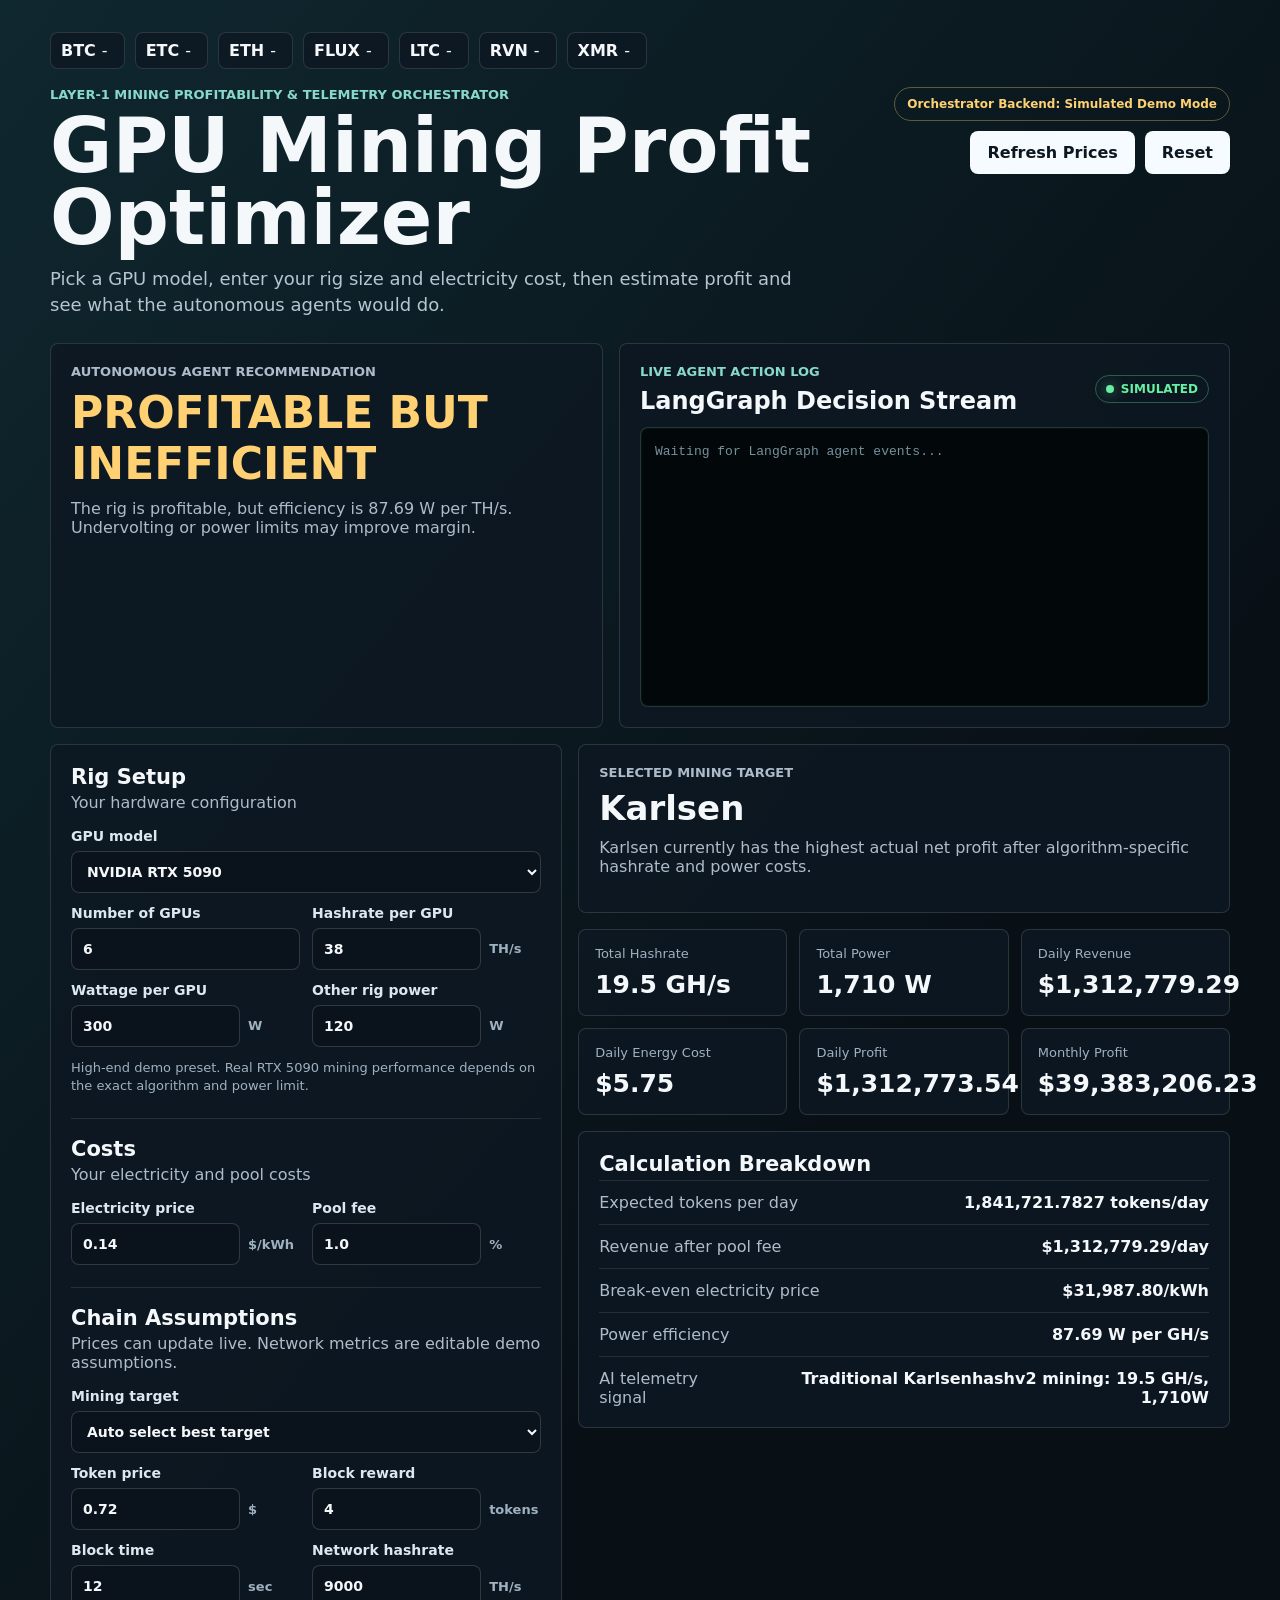
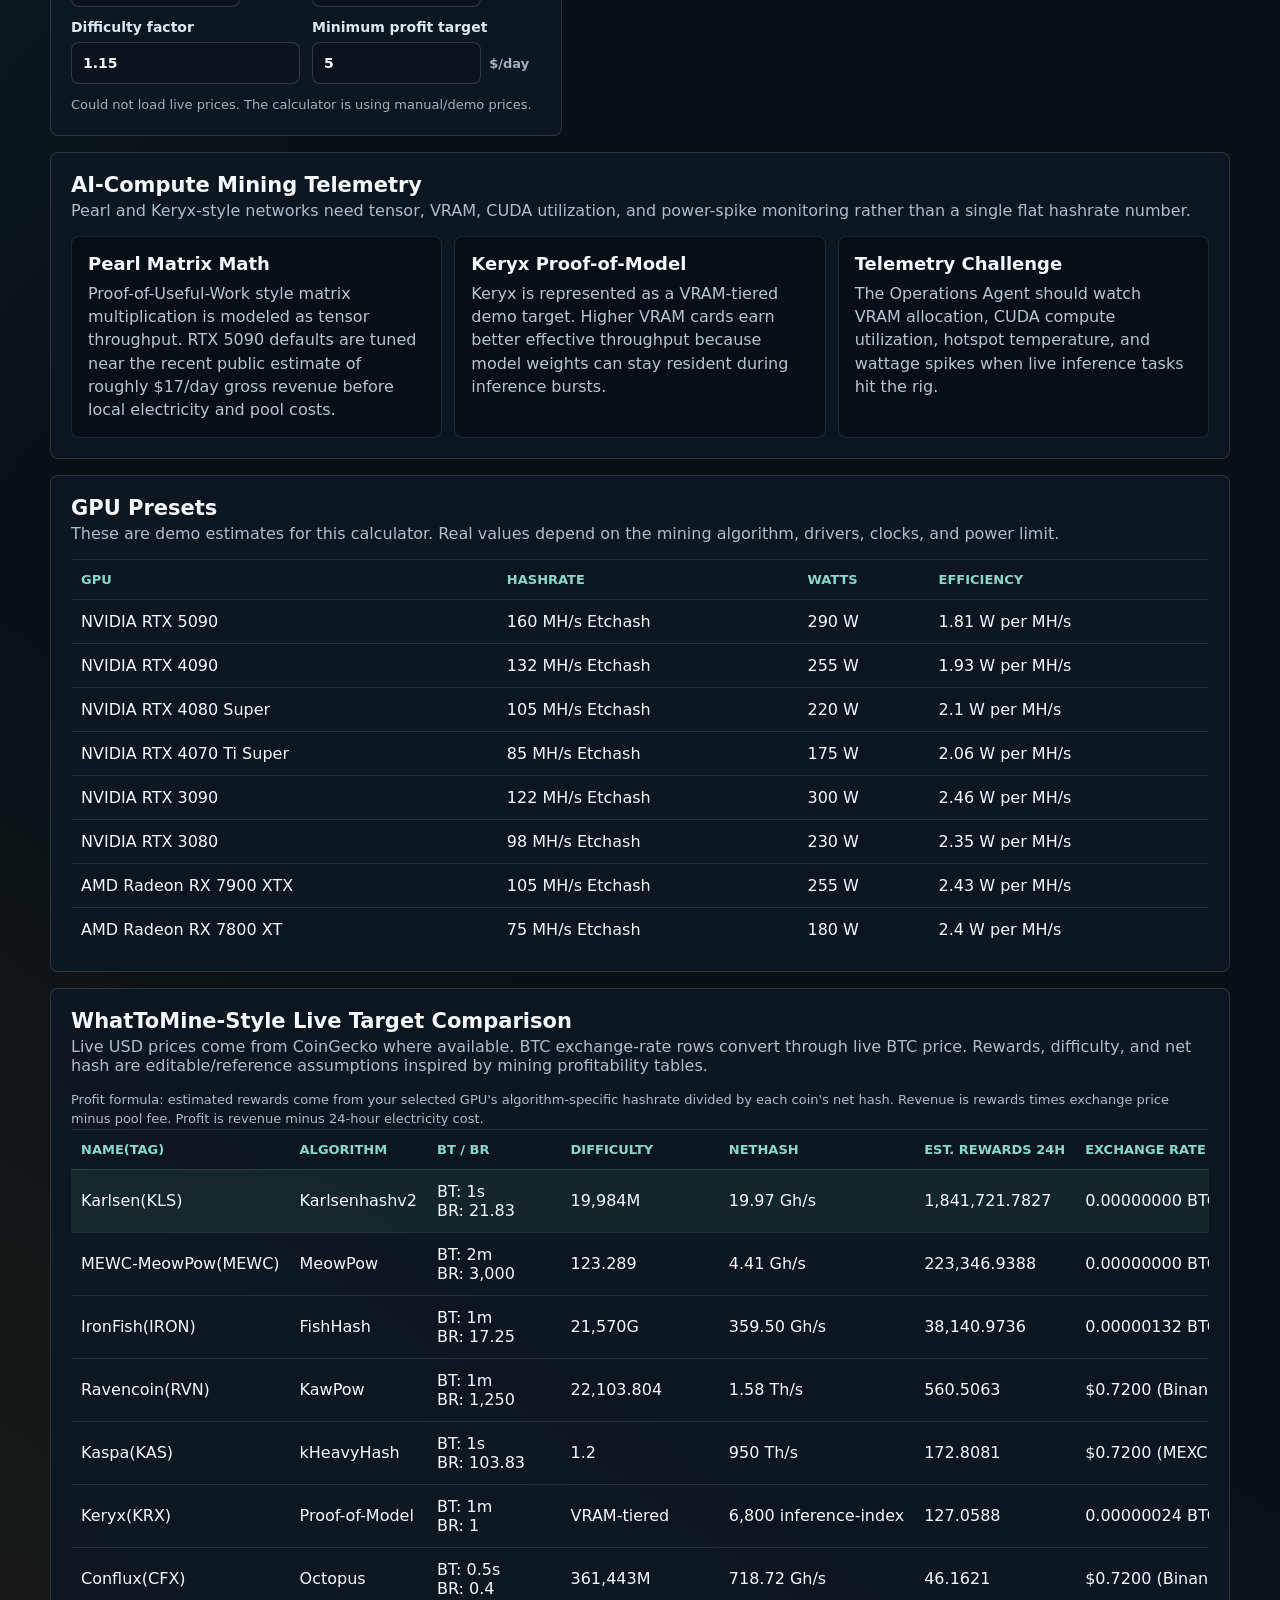
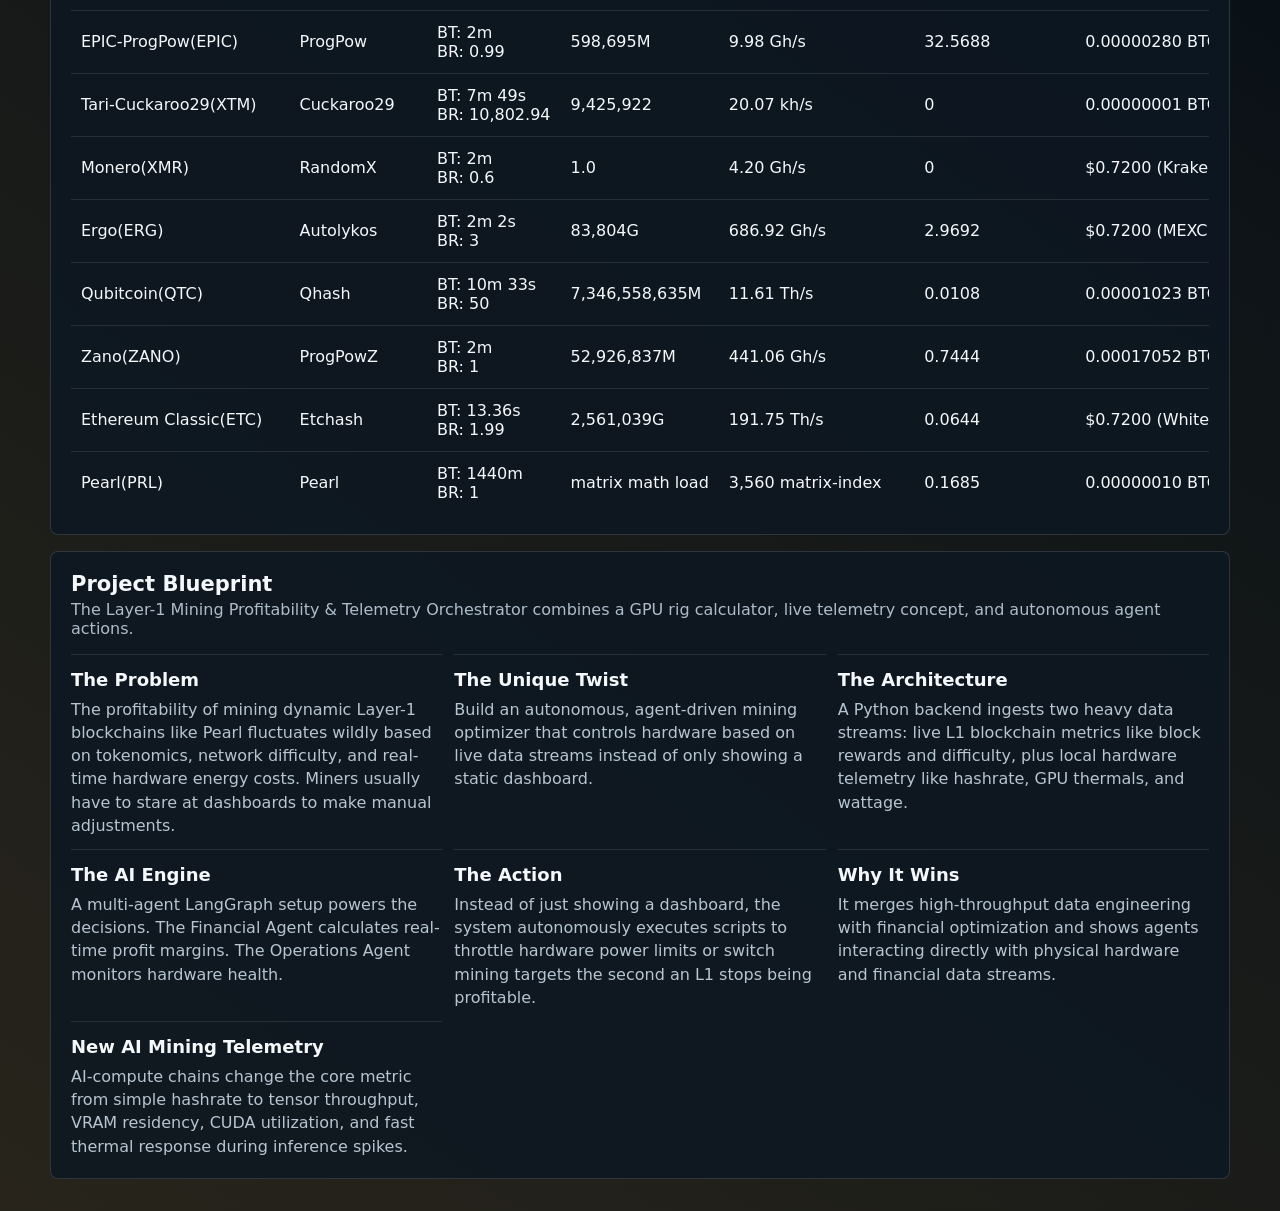
<file: docs/index.html>
<!doctype html>
<html lang="en">
  <head>
    <meta charset="utf-8" />
    <meta name="viewport" content="width=device-width, initial-scale=1" />
    <title>L1 Mining Profitability Orchestrator</title>
    <link rel="stylesheet" href="styles.css" />
  </head>
  <body>
    <main class="shell">
      <section class="ticker" id="tickerBar" aria-label="Live crypto prices">
        <span>Loading live prices...</span>
      </section>

      <header class="topbar">
        <div>
          <p class="eyebrow">Layer-1 Mining Profitability & Telemetry Orchestrator</p>
          <h1>GPU Mining Profit Optimizer</h1>
          <p class="intro">Pick a GPU model, enter your rig size and electricity cost, then estimate profit and see what the autonomous agents would do.</p>
        </div>
        <div class="header-actions">
          <span class="backend-badge">Orchestrator Backend: Simulated Demo Mode</span>
          <button id="refreshPricesButton" type="button">Refresh Prices</button>
          <button id="resetButton" type="button">Reset</button>
        </div>
      </header>

      <section class="agent-top-grid">
        <div class="panel decision">
          <p class="label">Autonomous Agent Recommendation</p>
          <h2 id="agentAction">Calculating...</h2>
          <p id="agentReason">Waiting for your rig values.</p>
        </div>

        <section class="panel agent-console-panel top-console">
          <div class="console-header">
            <div>
              <p class="label">Live Agent Action Log</p>
              <h2>LangGraph Decision Stream</h2>
            </div>
            <span class="console-status"><span class="live-cursor"></span>SIMULATED</span>
          </div>
          <div class="agent-console" id="agentConsole" role="log" aria-live="polite">
            <p class="console-line muted">Waiting for LangGraph agent events...</p>
          </div>
        </section>
      </section>

      <section class="workspace">
        <form class="panel form-panel" id="rigForm">
          <div class="section-title">
            <h2>Rig Setup</h2>
            <p>Your hardware configuration</p>
          </div>

          <div class="grid two">
            <label class="wide">
              GPU model
              <select id="gpuModel">
                <option value="rtx5090">NVIDIA RTX 5090</option>
                <option value="rtx4090">NVIDIA RTX 4090</option>
                <option value="rtx4080super">NVIDIA RTX 4080 Super</option>
                <option value="rtx4070tisuper">NVIDIA RTX 4070 Ti Super</option>
                <option value="rtx3090">NVIDIA RTX 3090</option>
                <option value="rtx3080">NVIDIA RTX 3080</option>
                <option value="rx7900xtx">AMD Radeon RX 7900 XTX</option>
                <option value="rx7800xt">AMD Radeon RX 7800 XT</option>
                <option value="custom">Custom GPU</option>
              </select>
            </label>
            <label>
              Number of GPUs
              <input id="gpuCount" type="number" min="1" step="1" value="6" />
            </label>
            <label>
              Hashrate per GPU
              <div class="input-row">
                <input id="hashratePerGpu" type="number" min="0" step="0.1" value="38" />
                <span>TH/s</span>
              </div>
            </label>
            <label>
              Wattage per GPU
              <div class="input-row">
                <input id="wattsPerGpu" type="number" min="0" step="1" value="300" />
                <span>W</span>
              </div>
            </label>
            <label>
              Other rig power
              <div class="input-row">
                <input id="baseWatts" type="number" min="0" step="1" value="120" />
                <span>W</span>
              </div>
            </label>
          </div>
          <p class="note" id="gpuNote">Demo estimate for RTX 5090. Edit hashrate and wattage if your real rig is different.</p>

          <div class="section-title">
            <h2>Costs</h2>
            <p>Your electricity and pool costs</p>
          </div>

          <div class="grid two">
            <label>
              Electricity price
              <div class="input-row">
                <input id="electricityCost" type="number" min="0" step="0.001" value="0.14" />
                <span>$/kWh</span>
              </div>
            </label>
            <label>
              Pool fee
              <div class="input-row">
                <input id="poolFee" type="number" min="0" max="100" step="0.1" value="1.0" />
                <span>%</span>
              </div>
            </label>
          </div>

          <div class="section-title">
            <h2>Chain Assumptions</h2>
            <p>Prices can update live. Network metrics are editable demo assumptions.</p>
          </div>

          <div class="grid two">
            <label class="wide">
              Mining target
              <select id="miningTarget">
                <option value="auto">Auto select best target</option>
                <option value="keryx">Keryx</option>
                <option value="pearl">Pearl</option>
                <option value="qubitcoin">Qubitcoin</option>
                <option value="zano">Zano</option>
                <option value="tariCuckaroo">Tari-Cuckaroo29</option>
                <option value="epicProgpow">EPIC-ProgPow</option>
                <option value="mewc">MEWC-MeowPow</option>
                <option value="karlsen">Karlsen</option>
                <option value="kaspa">Kaspa</option>
                <option value="ravencoin">Ravencoin</option>
                <option value="ergo">Ergo</option>
                <option value="conflux">Conflux</option>
                <option value="ironfish">IronFish</option>
                <option value="monero">Monero</option>
                <option value="ethereumClassic">Ethereum Classic</option>
                <option value="custom">Custom target</option>
              </select>
            </label>
            <label>
              Token price
              <div class="input-row">
                <input id="tokenPrice" type="number" min="0" step="0.001" value="0.72" />
                <span>$</span>
              </div>
            </label>
            <label>
              Block reward
              <div class="input-row">
                <input id="blockReward" type="number" min="0" step="0.01" value="4" />
                <span>tokens</span>
              </div>
            </label>
            <label>
              Block time
              <div class="input-row">
                <input id="blockTime" type="number" min="1" step="1" value="12" />
                <span>sec</span>
              </div>
            </label>
            <label>
              Network hashrate
              <div class="input-row">
                <input id="networkHashrate" type="number" min="1" step="1" value="9000" />
                <span>TH/s</span>
              </div>
            </label>
            <label>
              Difficulty factor
              <input id="difficulty" type="number" min="0.1" step="0.01" value="1.15" />
            </label>
            <label>
              Minimum profit target
              <div class="input-row">
                <input id="minProfit" type="number" step="0.01" value="5" />
                <span>$/day</span>
              </div>
            </label>
          </div>
          <p class="note" id="priceStatus">Live prices load from CoinGecko when available. Custom/Pearl can use manual price.</p>
        </form>

        <section class="results">
          <div class="panel decision target-panel">
            <p class="label">Selected Mining Target</p>
            <h2 id="selectedTarget">Auto</h2>
            <p id="targetReason">Comparing live prices and estimated profitability.</p>
          </div>

          <div class="cards">
            <article>
              <span>Total Hashrate</span>
              <strong id="totalHashrate">0 TH/s</strong>
            </article>
            <article>
              <span>Total Power</span>
              <strong id="totalWatts">0 W</strong>
            </article>
            <article>
              <span>Daily Revenue</span>
              <strong id="dailyRevenue">$0.00</strong>
            </article>
            <article>
              <span>Daily Energy Cost</span>
              <strong id="dailyEnergy">$0.00</strong>
            </article>
            <article>
              <span>Daily Profit</span>
              <strong id="dailyProfit">$0.00</strong>
            </article>
            <article>
              <span>Monthly Profit</span>
              <strong id="monthlyProfit">$0.00</strong>
            </article>
          </div>

          <div class="panel breakdown">
            <h2>Calculation Breakdown</h2>
            <dl>
              <div>
                <dt>Expected tokens per day</dt>
                <dd id="tokensPerDay">0</dd>
              </div>
              <div>
                <dt>Revenue after pool fee</dt>
                <dd id="revenueAfterFee">$0.00/day</dd>
              </div>
              <div>
                <dt>Break-even electricity price</dt>
                <dd id="breakEvenPower">$0.00/kWh</dd>
              </div>
              <div>
                <dt>Power efficiency</dt>
                <dd id="efficiency">0 W per TH/s</dd>
              </div>
              <div>
                <dt>AI telemetry signal</dt>
                <dd id="aiTelemetrySignal">Traditional hash workload</dd>
              </div>
            </dl>
          </div>
        </section>
      </section>

      <section class="panel ai-compute-panel">
        <div class="section-title">
          <h2>AI-Compute Mining Telemetry</h2>
          <p>Pearl and Keryx-style networks need tensor, VRAM, CUDA utilization, and power-spike monitoring rather than a single flat hashrate number.</p>
        </div>
        <div class="ai-grid">
          <article>
            <h3>Pearl Matrix Math</h3>
            <p>Proof-of-Useful-Work style matrix multiplication is modeled as tensor throughput. RTX 5090 defaults are tuned near the recent public estimate of roughly $17/day gross revenue before local electricity and pool costs.</p>
          </article>
          <article>
            <h3>Keryx Proof-of-Model</h3>
            <p>Keryx is represented as a VRAM-tiered demo target. Higher VRAM cards earn better effective throughput because model weights can stay resident during inference bursts.</p>
          </article>
          <article>
            <h3>Telemetry Challenge</h3>
            <p>The Operations Agent should watch VRAM allocation, CUDA compute utilization, hotspot temperature, and wattage spikes when live inference tasks hit the rig.</p>
          </article>
        </div>
      </section>

      <section class="panel gpu-table-panel">
        <div class="section-title">
          <h2>GPU Presets</h2>
          <p>These are demo estimates for this calculator. Real values depend on the mining algorithm, drivers, clocks, and power limit.</p>
        </div>
        <div class="table-wrap">
          <table>
            <thead>
              <tr>
                <th>GPU</th>
                <th>Hashrate</th>
                <th>Watts</th>
                <th>Efficiency</th>
              </tr>
            </thead>
            <tbody id="gpuTable"></tbody>
          </table>
        </div>
      </section>

      <section class="panel target-table-panel">
        <div class="section-title">
          <h2>WhatToMine-Style Live Target Comparison</h2>
          <p>Live USD prices come from CoinGecko where available. BTC exchange-rate rows convert through live BTC price. Rewards, difficulty, and net hash are editable/reference assumptions inspired by mining profitability tables.</p>
          <p class="formula-note">Profit formula: estimated rewards come from your selected GPU's algorithm-specific hashrate divided by each coin's net hash. Revenue is rewards times exchange price minus pool fee. Profit is revenue minus 24-hour electricity cost.</p>
        </div>
        <div class="table-wrap">
          <table>
            <thead>
              <tr>
                <th>Name(Tag)</th>
                <th>Algorithm</th>
                <th>BT / BR</th>
                <th>Difficulty</th>
                <th>NetHash</th>
                <th>Est. Rewards 24h</th>
                <th>Exchange Rate</th>
                <th>Rev. $</th>
                <th>Profit</th>
                <th>Profitability</th>
                <th>Agent</th>
              </tr>
            </thead>
            <tbody id="targetTable"></tbody>
          </table>
        </div>
      </section>

      <section class="panel story">
        <div class="section-title">
          <h2>Project Blueprint</h2>
          <p>The Layer-1 Mining Profitability & Telemetry Orchestrator combines a GPU rig calculator, live telemetry concept, and autonomous agent actions.</p>
        </div>
        <div class="story-grid">
          <article>
            <h3>The Problem</h3>
            <p>The profitability of mining dynamic Layer-1 blockchains like Pearl fluctuates wildly based on tokenomics, network difficulty, and real-time hardware energy costs. Miners usually have to stare at dashboards to make manual adjustments.</p>
          </article>
          <article>
            <h3>The Unique Twist</h3>
            <p>Build an autonomous, agent-driven mining optimizer that controls hardware based on live data streams instead of only showing a static dashboard.</p>
          </article>
          <article>
            <h3>The Architecture</h3>
            <p>A Python backend ingests two heavy data streams: live L1 blockchain metrics like block rewards and difficulty, plus local hardware telemetry like hashrate, GPU thermals, and wattage.</p>
          </article>
          <article>
            <h3>The AI Engine</h3>
            <p>A multi-agent LangGraph setup powers the decisions. The Financial Agent calculates real-time profit margins. The Operations Agent monitors hardware health.</p>
          </article>
          <article>
            <h3>The Action</h3>
            <p>Instead of just showing a dashboard, the system autonomously executes scripts to throttle hardware power limits or switch mining targets the second an L1 stops being profitable.</p>
          </article>
          <article>
            <h3>Why It Wins</h3>
            <p>It merges high-throughput data engineering with financial optimization and shows agents interacting directly with physical hardware and financial data streams.</p>
          </article>
          <article>
            <h3>New AI Mining Telemetry</h3>
            <p>AI-compute chains change the core metric from simple hashrate to tensor throughput, VRAM residency, CUDA utilization, and fast thermal response during inference spikes.</p>
          </article>
        </div>
      </section>
    </main>

    <script src="app.js"></script>
  </body>
</html>
</file>
<file: docs/styles.css>
:root {
  color-scheme: dark;
  font-family: Inter, ui-sans-serif, system-ui, -apple-system, BlinkMacSystemFont, "Segoe UI", sans-serif;
  background: #081016;
  color: #f5f8fb;
}

* {
  box-sizing: border-box;
}

body {
  margin: 0;
  min-height: 100vh;
  background:
    linear-gradient(130deg, rgba(40, 113, 126, 0.24), transparent 36%),
    linear-gradient(35deg, rgba(167, 118, 48, 0.2), transparent 42%),
    #081016;
}

button,
input,
select {
  font: inherit;
}

button {
  border: 1px solid rgba(255, 255, 255, 0.16);
  border-radius: 8px;
  background: #f6fbff;
  color: #0d1720;
  cursor: pointer;
  font-weight: 800;
  padding: 11px 16px;
}

.shell {
  width: min(1180px, calc(100% - 32px));
  margin: 0 auto;
  padding: 32px 0;
}

.ticker {
  display: flex;
  flex-wrap: wrap;
  gap: 10px;
  margin-bottom: 18px;
}

.ticker span {
  align-items: baseline;
  background: rgba(13, 24, 34, 0.86);
  border: 1px solid rgba(255, 255, 255, 0.13);
  border-radius: 8px;
  display: inline-flex;
  gap: 6px;
  padding: 8px 10px;
}

.ticker strong {
  color: #f5f8fb;
}

.ticker em {
  font-style: normal;
  font-weight: 800;
}

.topbar {
  align-items: flex-start;
  display: flex;
  justify-content: space-between;
  gap: 20px;
  margin-bottom: 24px;
}

.header-actions {
  align-items: flex-end;
  display: flex;
  gap: 10px;
  flex-wrap: wrap;
  justify-content: flex-end;
}

.backend-badge {
  border: 1px solid rgba(255, 209, 115, 0.34);
  border-radius: 999px;
  color: #ffd173;
  font-size: 12px;
  font-weight: 900;
  padding: 9px 12px;
}

.agent-top-grid {
  display: grid;
  grid-template-columns: minmax(320px, 0.95fr) minmax(360px, 1.05fr);
  gap: 16px;
  margin-bottom: 16px;
}

.eyebrow,
.label {
  color: #88d8cc;
  font-size: 13px;
  font-weight: 900;
  letter-spacing: 0;
  margin: 0 0 8px;
  text-transform: uppercase;
}

h1,
h2,
h3,
p {
  margin-top: 0;
}

h1 {
  font-size: clamp(36px, 7vw, 76px);
  line-height: 0.95;
  margin-bottom: 12px;
}

.intro {
  color: #b6c5d1;
  font-size: 18px;
  line-height: 1.45;
  max-width: 760px;
  margin-bottom: 0;
}

.workspace {
  display: grid;
  grid-template-columns: minmax(320px, 0.88fr) minmax(360px, 1.12fr);
  gap: 16px;
  align-items: start;
}

.panel,
.cards article {
  background: rgba(13, 24, 34, 0.86);
  border: 1px solid rgba(255, 255, 255, 0.13);
  border-radius: 8px;
}

.form-panel,
.decision,
.breakdown {
  padding: 20px;
}

.section-title {
  border-top: 1px solid rgba(255, 255, 255, 0.1);
  margin-top: 22px;
  padding-top: 18px;
}

.section-title:first-child {
  border-top: 0;
  margin-top: 0;
  padding-top: 0;
}

.section-title h2,
.breakdown h2 {
  font-size: 21px;
  margin-bottom: 4px;
}

.section-title p,
.breakdown dt,
.decision p {
  color: #aebcca;
}

.grid {
  display: grid;
  gap: 12px;
}

.two {
  grid-template-columns: repeat(2, minmax(0, 1fr));
}

label {
  color: #dce7ef;
  display: grid;
  gap: 7px;
  font-size: 14px;
  font-weight: 800;
}

input {
  width: 100%;
  border: 1px solid rgba(255, 255, 255, 0.16);
  border-radius: 8px;
  background: #0a131b;
  color: #f5f8fb;
  min-height: 42px;
  padding: 10px 11px;
}

select {
  width: 100%;
  border: 1px solid rgba(255, 255, 255, 0.16);
  border-radius: 8px;
  background: #0a131b;
  color: #f5f8fb;
  min-height: 42px;
  padding: 10px 11px;
}

.input-row {
  align-items: center;
  display: grid;
  grid-template-columns: 1fr auto;
  gap: 8px;
}

.input-row span {
  color: #9fb1bf;
  font-size: 13px;
  min-width: 52px;
}

.wide {
  grid-column: 1 / -1;
}

.note {
  color: #9fb1bf;
  font-size: 13px;
  line-height: 1.45;
  margin: 12px 0 0;
}

.formula-note {
  color: #88d8cc;
  font-size: 13px;
  line-height: 1.45;
  margin: 8px 0 0;
}

.results {
  display: grid;
  gap: 16px;
}

.decision h2 {
  font-size: clamp(28px, 4vw, 44px);
  margin-bottom: 10px;
}

.target-panel h2 {
  font-size: clamp(24px, 3vw, 34px);
}

.cards {
  display: grid;
  grid-template-columns: repeat(3, minmax(0, 1fr));
  gap: 12px;
}

.cards article {
  padding: 16px;
}

.cards span {
  color: #9fb1bf;
  display: block;
  font-size: 13px;
  margin-bottom: 9px;
}

.cards strong {
  display: block;
  font-size: 25px;
}

dl {
  display: grid;
  gap: 12px;
  margin: 0;
}

dl div {
  align-items: center;
  border-top: 1px solid rgba(255, 255, 255, 0.1);
  display: flex;
  justify-content: space-between;
  gap: 14px;
  padding-top: 12px;
}

dt,
dd {
  margin: 0;
}

dd {
  color: #f5f8fb;
  font-weight: 900;
  text-align: right;
}

.danger {
  color: #ff8d8d;
}

.warn {
  color: #ffd173;
}

.good {
  color: #67efa3;
}

.story,
.ai-compute-panel,
.gpu-table-panel,
.target-table-panel,
.agent-console-panel {
  margin-top: 16px;
  padding: 20px;
}

.ai-grid {
  display: grid;
  grid-template-columns: repeat(3, minmax(0, 1fr));
  gap: 12px;
}

.ai-grid article {
  background: rgba(2, 7, 10, 0.42);
  border: 1px solid rgba(136, 216, 204, 0.13);
  border-radius: 8px;
  padding: 16px;
}

.ai-grid h3 {
  font-size: 18px;
  margin-bottom: 8px;
}

.ai-grid p {
  color: #b6c5d1;
  line-height: 1.45;
  margin-bottom: 0;
}

.top-console {
  margin-top: 0;
}

.console-header {
  align-items: center;
  display: flex;
  justify-content: space-between;
  gap: 16px;
  margin-bottom: 12px;
}

.console-header h2 {
  margin-bottom: 0;
}

.console-status {
  align-items: center;
  border: 1px solid rgba(103, 239, 163, 0.32);
  border-radius: 999px;
  color: #67efa3;
  display: inline-flex;
  gap: 7px;
  font-size: 12px;
  font-weight: 900;
  padding: 6px 10px;
}

.live-cursor {
  animation: pulseCursor 1.15s ease-in-out infinite;
  background: #67efa3;
  border-radius: 999px;
  box-shadow: 0 0 14px rgba(103, 239, 163, 0.7);
  display: inline-block;
  height: 8px;
  width: 8px;
}

.agent-console {
  background: #02070a;
  border: 1px solid rgba(136, 216, 204, 0.24);
  border-radius: 8px;
  box-shadow: inset 0 0 0 1px rgba(255, 255, 255, 0.03);
  color: #d8f8ef;
  font-family: "Cascadia Code", "SFMono-Regular", Consolas, monospace;
  font-size: 13px;
  height: 280px;
  line-height: 1.55;
  overflow-y: auto;
  padding: 14px;
}

.console-line {
  margin: 0 0 7px;
  white-space: normal;
}

.console-line.muted {
  color: #78909c;
}

.console-time {
  color: #78909c;
}

.agent-tag {
  border-radius: 6px;
  display: inline-block;
  font-weight: 900;
  margin: 0 6px;
  padding: 1px 7px;
}

.agent-financial {
  background: rgba(255, 209, 115, 0.14);
  color: #ffd173;
}

.agent-operations {
  background: rgba(136, 216, 204, 0.14);
  color: #88d8cc;
}

.severity-critical {
  color: #ff8d8d;
  font-weight: 900;
  text-shadow: 0 0 14px rgba(255, 141, 141, 0.25);
}

.story-grid {
  display: grid;
  grid-template-columns: repeat(3, minmax(0, 1fr));
  gap: 12px;
}

.story-grid article {
  border-top: 1px solid rgba(255, 255, 255, 0.1);
  padding-top: 14px;
}

.story-grid h3 {
  font-size: 18px;
  margin-bottom: 8px;
}

.story-grid p {
  color: #b6c5d1;
  line-height: 1.45;
  margin-bottom: 0;
}

.table-wrap {
  overflow-x: auto;
}

table {
  border-collapse: collapse;
  width: 100%;
}

th,
td {
  border-top: 1px solid rgba(255, 255, 255, 0.1);
  padding: 12px 10px;
  text-align: left;
  white-space: nowrap;
}

th {
  color: #88d8cc;
  font-size: 13px;
  text-transform: uppercase;
}

tbody tr {
  cursor: pointer;
}

tbody tr:hover {
  background: rgba(255, 255, 255, 0.06);
}

.selected-row {
  background: rgba(103, 239, 163, 0.08);
}

@keyframes pulseCursor {
  0%,
  100% {
    opacity: 0.35;
    transform: scale(0.88);
  }
  50% {
    opacity: 1;
    transform: scale(1.18);
  }
}

@media (max-width: 940px) {
  .workspace,
  .agent-top-grid,
  .cards,
  .two,
  .ai-grid,
  .story-grid {
    grid-template-columns: 1fr;
  }

  .topbar {
    flex-direction: column;
  }
}
</file>
